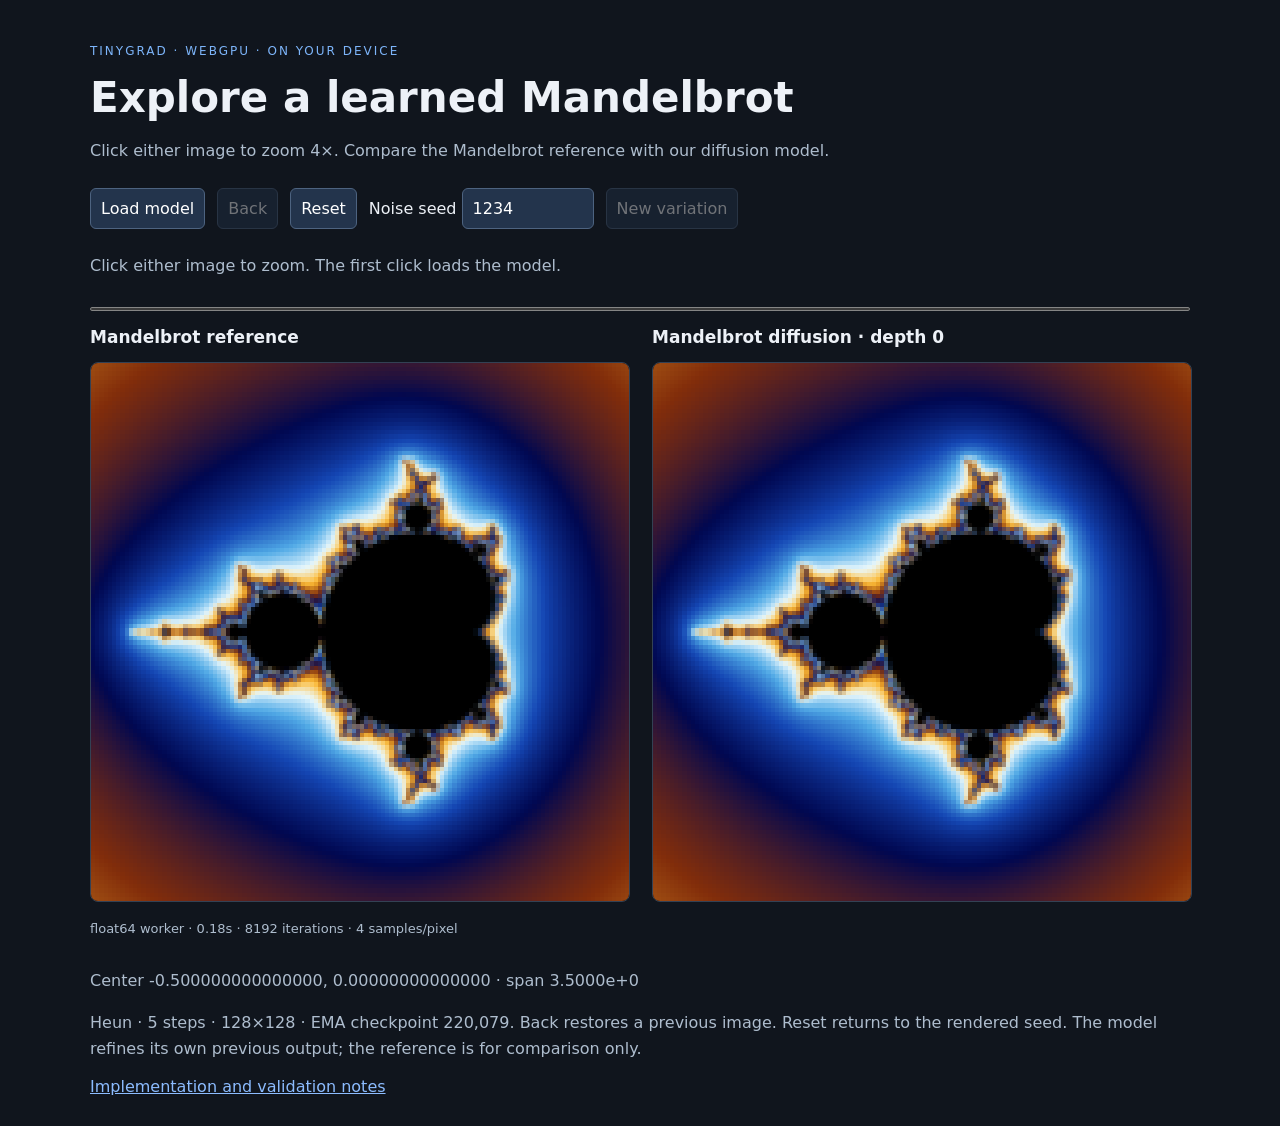
<file: index.html>
<!doctype html><html lang="en"><meta charset="utf-8"><meta name="viewport" content="width=device-width,initial-scale=1"><title>Mandelbrot · browser diffusion</title><link rel="stylesheet" href="style.css?v=reference-1"><main><p class="eyebrow">TINYGRAD · WEBGPU · ON YOUR DEVICE</p><h1>Explore a learned Mandelbrot</h1><p>Click either image to zoom 4×. Compare the Mandelbrot reference with our diffusion model.</p><nav><button id="load">Load model</button><button id="back" disabled>Back</button><button id="reset" disabled>Reset</button><label>Noise seed <input id="seed" type="number" value="1234" min="0" max="4294967295"></label><button id="sample" disabled>New variation</button></nav><p id="status" role="status">Click the image to begin. Your first click loads the model; inference runs in this browser.</p><progress id="progress" max="5" value="0"></progress><div class="images"><section><h2>Mandelbrot reference</h2><canvas id="input" width="128" height="128"></canvas><p id="reference-status"></p></section><section><h2>Mandelbrot diffusion <span id="depth"></span></h2><canvas id="output" width="128" height="128"></canvas></section></div><p id="camera"></p><p>Heun · 5 steps · 128×128 · EMA checkpoint 220,079. Back restores a previous image. Reset returns to the rendered seed. The model refines its own previous output; the reference is for comparison only.</p><p id="device"></p><a href="README.md">Implementation and validation notes</a></main><script type="module" src="app.js?v=reference-1"></script></html>
</file>
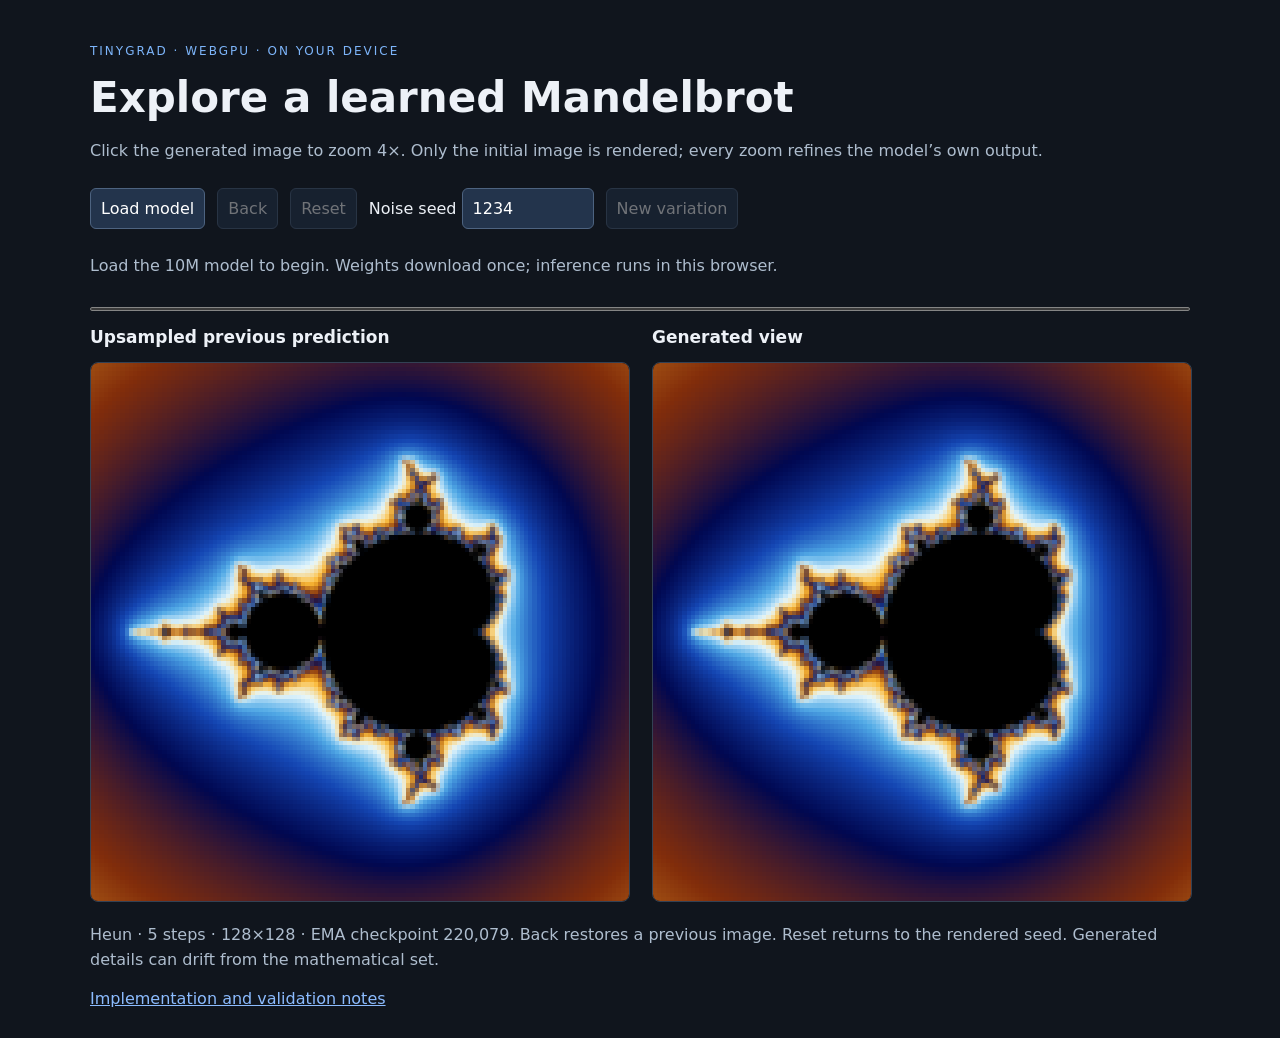
<file: web/index.html>
<!doctype html><html lang="en"><meta charset="utf-8"><meta name="viewport" content="width=device-width,initial-scale=1"><title>Mandelbrot · browser diffusion</title><link rel="stylesheet" href="style.css"><main><p class="eyebrow">TINYGRAD · WEBGPU · ON YOUR DEVICE</p><h1>Explore a learned Mandelbrot</h1><p>Click the generated image to zoom 4×. Only the initial image is rendered; every zoom refines the model’s own output.</p><nav><button id="load">Load model</button><button id="back" disabled>Back</button><button id="reset" disabled>Reset</button><label>Noise seed <input id="seed" type="number" value="1234" min="0" max="4294967295"></label><button id="sample" disabled>New variation</button></nav><p id="status" role="status">Load the 10M model to begin. Weights download once; inference runs in this browser.</p><progress id="progress" max="5" value="0"></progress><div class="images"><section><h2>Upsampled previous prediction</h2><canvas id="input" width="128" height="128"></canvas></section><section><h2>Generated view <span id="depth"></span></h2><canvas id="output" width="128" height="128"></canvas></section></div><p>Heun · 5 steps · 128×128 · EMA checkpoint 220,079. Back restores a previous image. Reset returns to the rendered seed. Generated details can drift from the mathematical set.</p><p id="device"></p><a href="README.md">Implementation and validation notes</a></main><script type="module" src="app.js"></script></html>
</file>
<file: style.css>
:root{color-scheme:dark}body{margin:0;background:#10151d;color:#edf1f7;font:16px system-ui}main{max-width:1100px;margin:auto;padding:30px}h1{font-size:clamp(26px,4vw,42px);margin:8px 0}p{color:#aebdce;line-height:1.6}.eyebrow{color:#7db5fa;font-size:12px;letter-spacing:2px}.images{display:grid;grid-template-columns:1fr 1fr;gap:24px}canvas{width:100%;background:#05090e;image-rendering:pixelated;border:1px solid #334154;border-radius:8px}canvas{cursor:crosshair}#camera{overflow-wrap:anywhere}#reference-status{font-size:13px}h2{font-size:17px}nav{display:flex;align-items:center;flex-wrap:wrap;gap:12px;margin:24px 0}button,input{font:inherit;padding:10px;border:1px solid #4d6380;border-radius:6px;background:#23344c;color:white}button{cursor:pointer}button:disabled{opacity:.4;cursor:default}input{width:110px}progress{width:100%;height:8px;accent-color:#f3ba58}a{color:#8cbcff}@media(max-width:650px){.images{grid-template-columns:1fr}main{padding:16px}}
</file>
<file: web/style.css>
:root{color-scheme:dark}body{margin:0;background:#10151d;color:#edf1f7;font:16px system-ui}main{max-width:1100px;margin:auto;padding:30px}h1{font-size:clamp(26px,4vw,42px);margin:8px 0}p{color:#aebdce;line-height:1.6}.eyebrow{color:#7db5fa;font-size:12px;letter-spacing:2px}.images{display:grid;grid-template-columns:1fr 1fr;gap:24px}canvas{width:100%;background:#05090e;image-rendering:pixelated;border:1px solid #334154;border-radius:8px}#output{cursor:crosshair}h2{font-size:17px}nav{display:flex;align-items:center;flex-wrap:wrap;gap:12px;margin:24px 0}button,input{font:inherit;padding:10px;border:1px solid #4d6380;border-radius:6px;background:#23344c;color:white}button{cursor:pointer}button:disabled{opacity:.4;cursor:default}input{width:110px}progress{width:100%;height:8px;accent-color:#f3ba58}a{color:#8cbcff}@media(max-width:650px){.images{grid-template-columns:1fr}main{padding:16px}}
</file>
